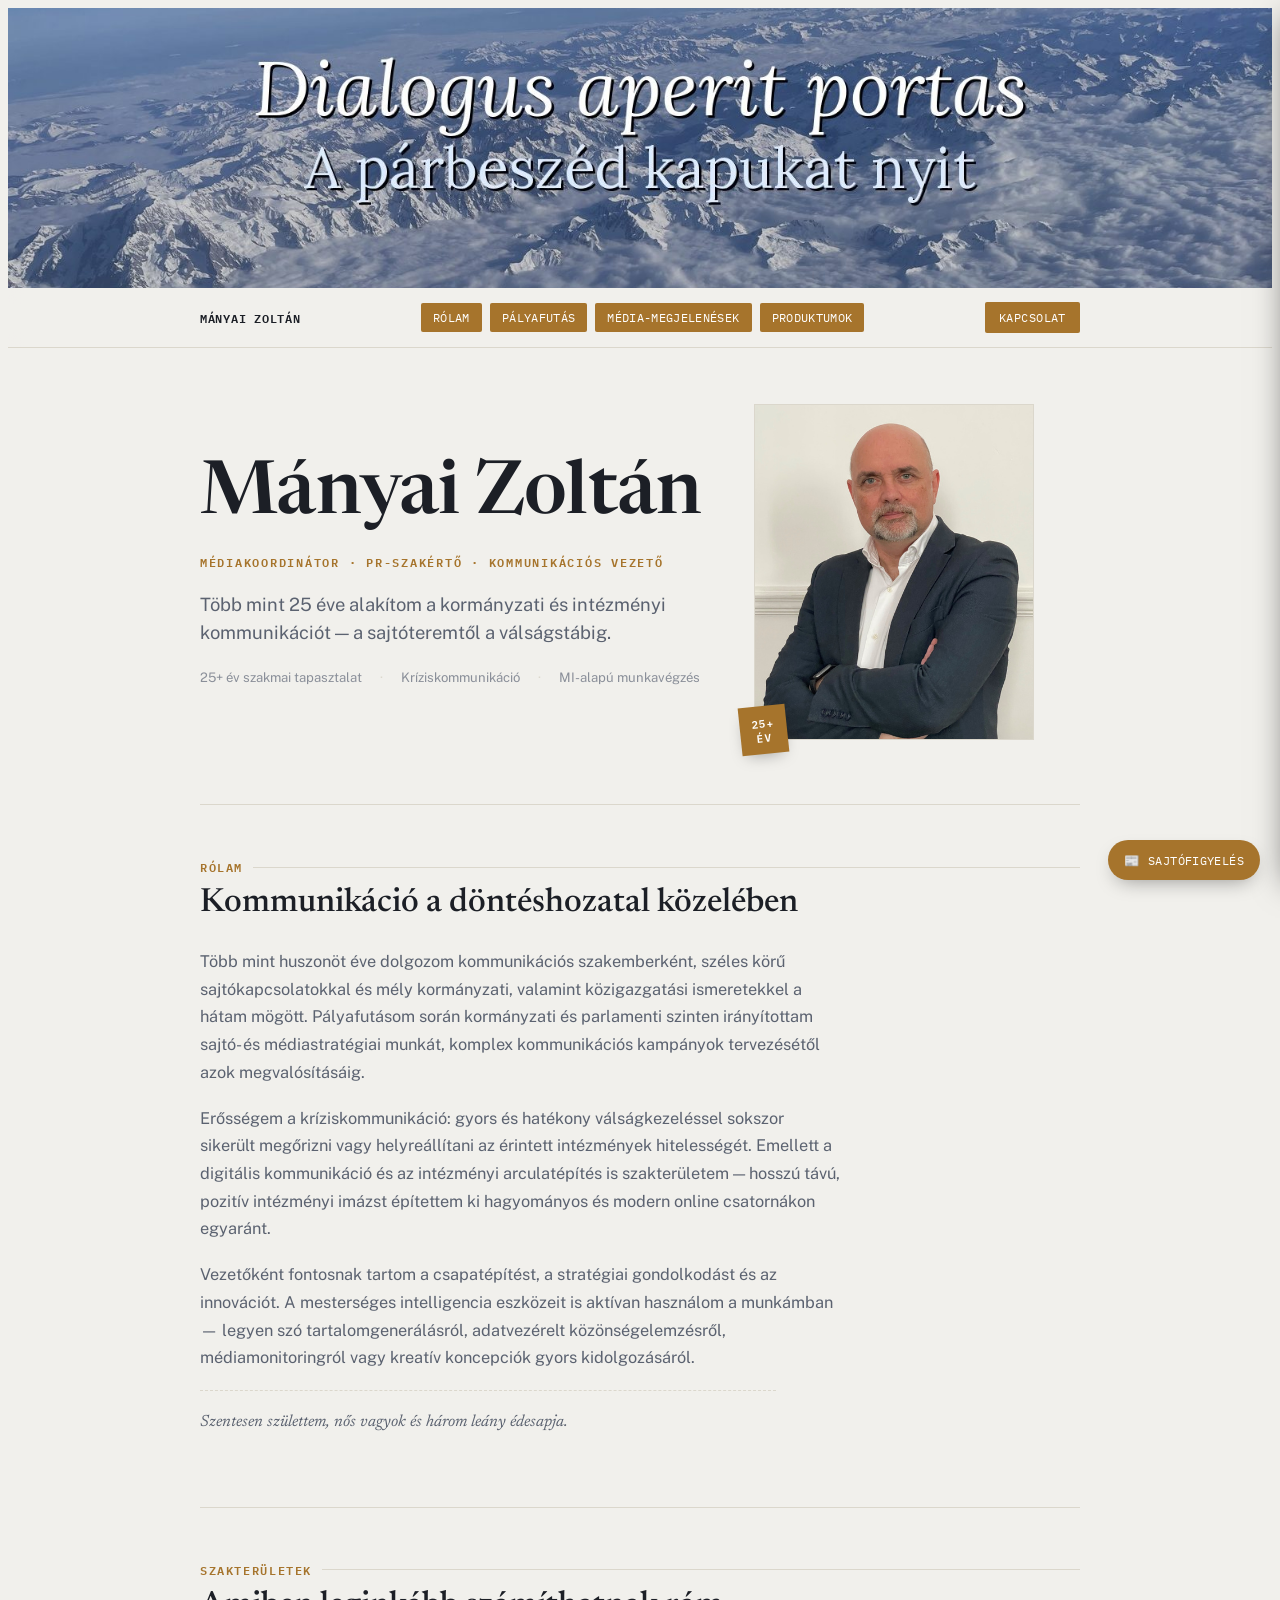
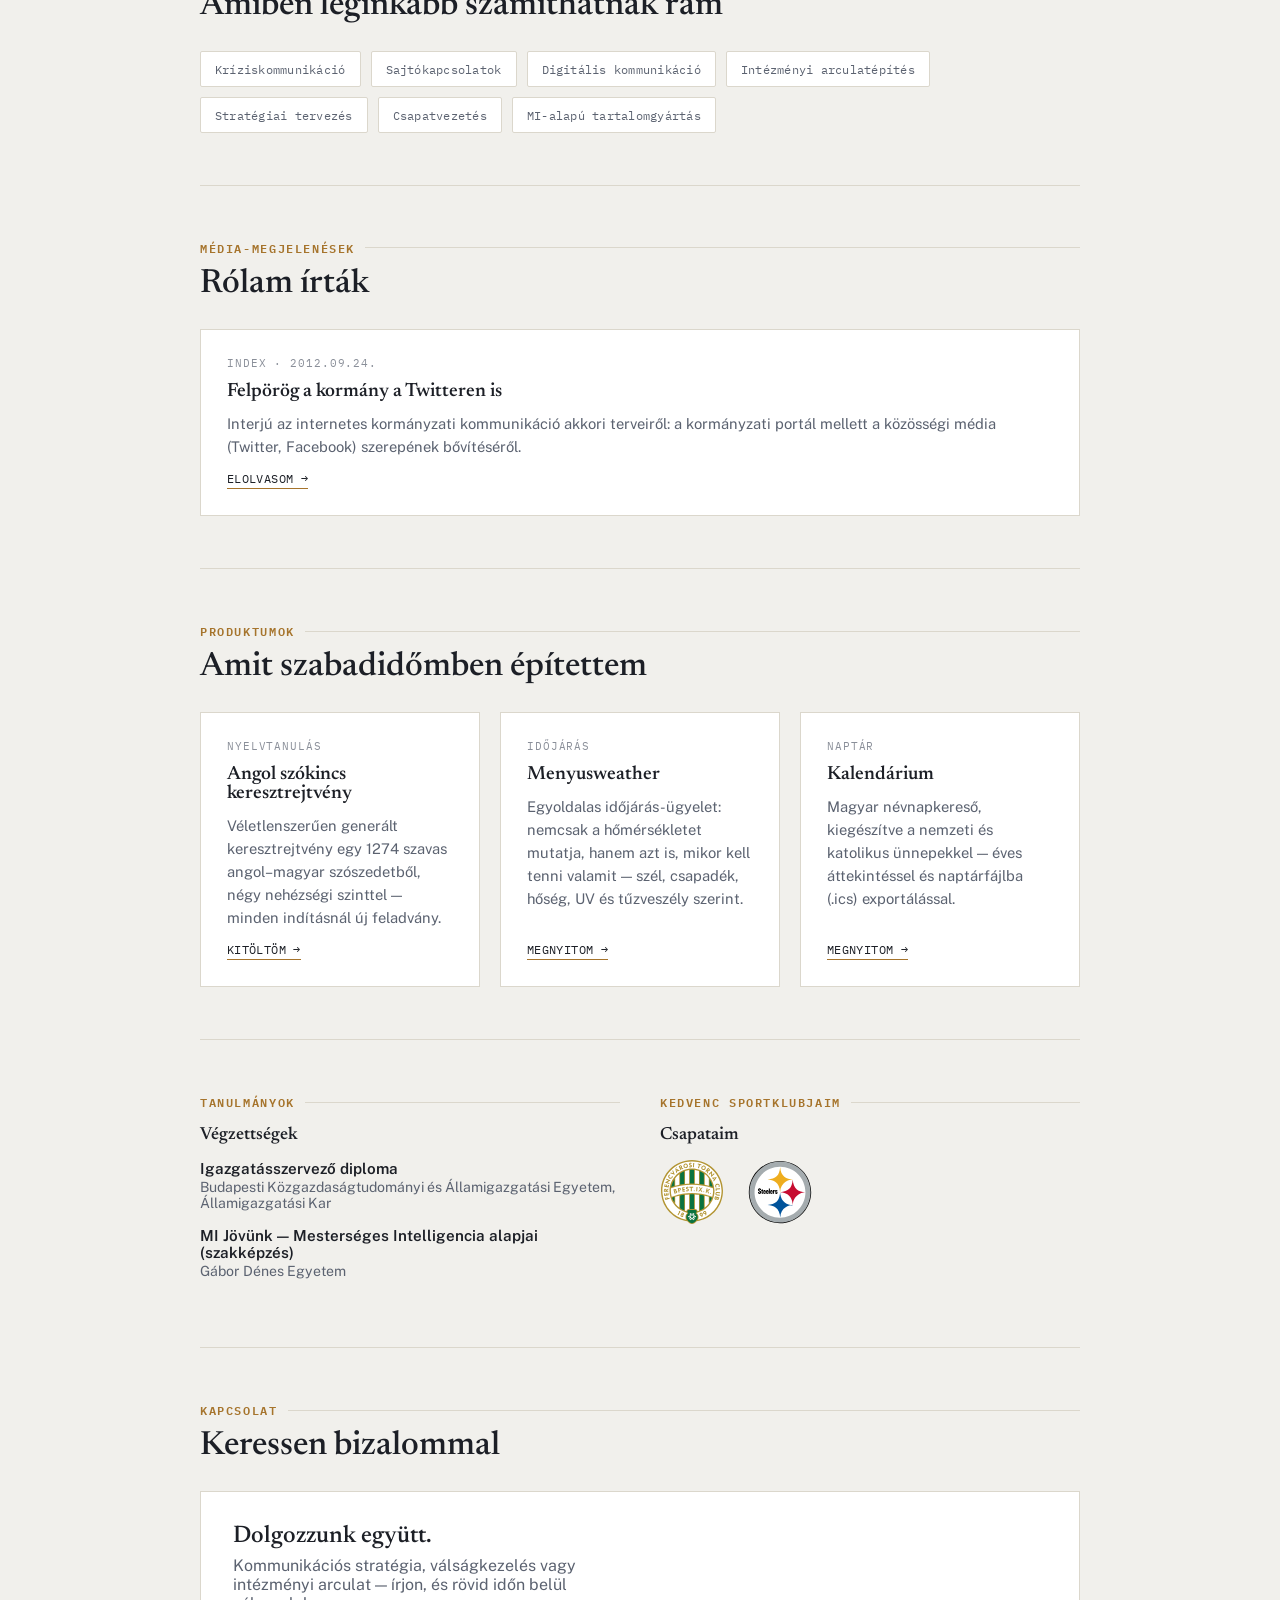
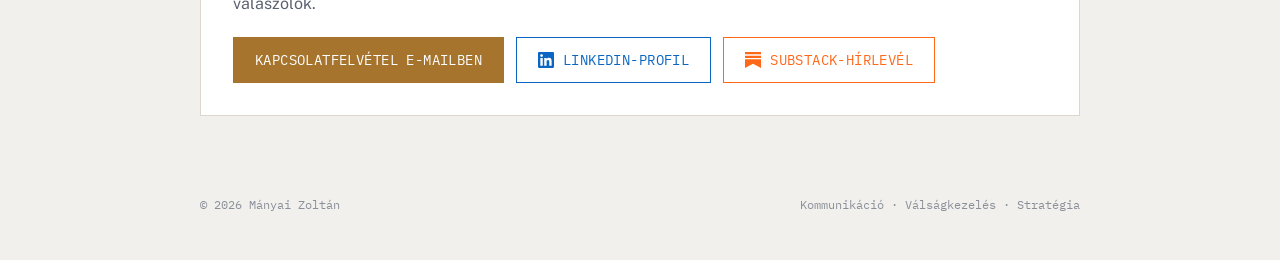
<file: index.html>
<!doctype html>
<html lang="hu">
<meta charset="utf-8">
<meta name="viewport" content="width=device-width, initial-scale=1">
<title>Mányai Zoltán – kommunikációs vezető, PR-szakértő</title>
<meta name="description" content="Mányai Zoltán kommunikációs szakértő, sajtófőnök és médiakoordinátor bemutatkozó oldala — 25+ év tapasztalat kormányzati és intézményi kommunikációban, kríziskommunikációban.">
<link rel="canonical" href="https://manyai.hu/">
<link rel="icon" type="image/png" sizes="96x96" href="favicon-96.png">
<link rel="icon" type="image/png" sizes="32x32" href="favicon-32.png">
<link rel="apple-touch-icon" href="apple-touch-icon.png">

<meta property="og:type" content="profile">
<meta property="og:site_name" content="Mányai Zoltán">
<meta property="og:locale" content="hu_HU">
<meta property="og:url" content="https://manyai.hu/">
<meta property="og:title" content="Mányai Zoltán – kommunikációs vezető, PR-szakértő">
<meta property="og:description" content="Több mint 25 éve alakítom a kormányzati és intézményi kommunikációt — a sajtóteremtől a válságstábig.">
<meta property="og:image" content="https://manyai.hu/og-image-v2.jpg">
<meta property="og:image:type" content="image/jpeg">
<meta property="og:image:width" content="1200">
<meta property="og:image:height" content="630">
<meta property="og:image:alt" content="Mányai Zoltán portréja — médiakoordinátor, PR-szakértő, kommunikációs vezető">
<meta property="profile:first_name" content="Zoltán">
<meta property="profile:last_name" content="Mányai">
<meta name="twitter:card" content="summary_large_image">

<script type="application/ld+json">
{
  "@context": "https://schema.org",
  "@type": "ProfilePage",
  "url": "https://manyai.hu/",
  "inLanguage": "hu",
  "mainEntity": {
    "@type": "Person",
    "@id": "https://manyai.hu/#person",
    "name": "Mányai Zoltán",
    "givenName": "Zoltán",
    "familyName": "Mányai",
    "url": "https://manyai.hu/",
    "image": "https://manyai.hu/photo.jpg",
    "jobTitle": ["Médiakoordinátor", "PR-szakértő", "Kommunikációs vezető"],
    "description": "Kommunikációs szakember több mint 25 év kormányzati, parlamenti és intézményi tapasztalattal, sajtófőnöki és kríziskommunikációs háttérrel.",
    "email": "mailto:zoltan.manyai@gmail.com",
    "birthPlace": { "@type": "Place", "name": "Szentes" },
    "alumniOf": [
      { "@type": "CollegeOrUniversity", "name": "Budapesti Közgazdaságtudományi és Államigazgatási Egyetem" },
      { "@type": "CollegeOrUniversity", "name": "Gábor Dénes Egyetem" }
    ],
    "knowsAbout": ["Kríziskommunikáció", "Sajtókapcsolatok", "Digitális kommunikáció", "Intézményi arculatépítés", "Stratégiai tervezés", "Csapatvezetés", "MI-alapú tartalomgyártás"],
    "knowsLanguage": "hu",
    "sameAs": ["https://www.linkedin.com/in/zolt%C3%A1n-m%C3%A1nyai-235b63340", "https://substack.com/@mnyaizoltn"]
  }
}
</script>
<link rel="stylesheet" href="style.css">

<link rel="preconnect" href="https://fonts.gstatic.com" crossorigin>
<link rel="stylesheet" href="https://fonts.googleapis.com/css2?family=Newsreader:ital,opsz,wght@0,6..72,400;0,6..72,500;0,6..72,600;1,6..72,500&family=Public+Sans:wght@400;500;600;700&family=IBM+Plex+Mono:wght@400;500;600&display=swap">

<div class="masthead">
  <img src="header.jpg" alt="Dialogus aperit portas – A párbeszéd kapukat nyit" width="1584" height="396">
</div>

<div class="topbar">
  <div class="topbar-inner">
    <span class="topbar-name">Mányai Zoltán</span>
    <nav class="topbar-nav">
      <a href="#rolam">Rólam</a>
      <a href="palyafutas/">Pályafutás</a>
      <a href="#media">Média-megjelenések</a>
      <a href="#produktumok">Produktumok</a>
    </nav>
    <a class="topbar-cta" href="mailto:zoltan.manyai@gmail.com">Kapcsolat</a>
  </div>
</div>

<div class="wrap">

  <div class="hero fade-up">
    <div>
      <h1>Mányai&nbsp;Zoltán</h1>
      <div class="hero-eyebrow">Médiakoordinátor · PR-szakértő · Kommunikációs vezető</div>
      <p class="lede">Több mint 25 éve alakítom a kormányzati és intézményi kommunikációt — a sajtóteremtől a válságstábig.</p>
      <div class="hero-meta">
        <span>25+ év szakmai tapasztalat</span>
        <span>Kríziskommunikáció</span>
        <span>MI-alapú munkavégzés</span>
      </div>
    </div>
    <div class="portrait-frame">
      <img src="photo.jpg" alt="Mányai Zoltán portréfotója" width="495" height="609">
      <div class="stamp">25+<br>év</div>
    </div>
  </div>

  <section id="rolam">
    <div class="section-head">
      <div class="eyebrow">Rólam</div>
      <h2>Kommunikáció a döntéshozatal közelében</h2>
    </div>
    <div class="about-body">
      <p>Több mint huszonöt éve dolgozom kommunikációs szakemberként, széles körű sajtókapcsolatokkal és mély kormányzati, valamint közigazgatási ismeretekkel a hátam mögött. Pályafutásom során kormányzati és parlamenti szinten irányítottam sajtó- és médiastratégiai munkát, komplex kommunikációs kampányok tervezésétől azok megvalósításáig.</p>
      <p>Erősségem a kríziskommunikáció: gyors és hatékony válságkezeléssel sokszor sikerült megőrizni vagy helyreállítani az érintett intézmények hitelességét. Emellett a digitális kommunikáció és az intézményi arculatépítés is szakterületem — hosszú távú, pozitív intézményi imázst építettem ki hagyományos és modern online csatornákon egyaránt.</p>
      <p>Vezetőként fontosnak tartom a csapatépítést, a stratégiai gondolkodást és az innovációt. A mesterséges intelligencia eszközeit is aktívan használom a munkámban — legyen szó tartalomgenerálásról, adatvezérelt közönségelemzésről, médiamonitoringról vagy kreatív koncepciók gyors kidolgozásáról.</p>
      <p class="about-note">Szentesen születtem, nős vagyok és három leány édesapja.</p>
    </div>
  </section>

  <section id="szakteruletek">
    <div class="section-head">
      <div class="eyebrow">Szakterületek</div>
      <h2>Amiben leginkább számíthatnak rám</h2>
    </div>
    <div class="chips">
      <span class="chip">Kríziskommunikáció</span>
      <span class="chip">Sajtókapcsolatok</span>
      <span class="chip">Digitális kommunikáció</span>
      <span class="chip">Intézményi arculatépítés</span>
      <span class="chip">Stratégiai tervezés</span>
      <span class="chip">Csapatvezetés</span>
      <span class="chip">MI-alapú tartalomgyártás</span>
    </div>
  </section>

  <section id="media">
    <div class="section-head">
      <div class="eyebrow">Média-megjelenések</div>
      <h2>Rólam írták</h2>
    </div>
    <div class="cards">
      <div class="pcard">
        <span class="pcard-tag">Index · 2012.09.24.</span>
        <h3>Felpörög a kormány a Twitteren is</h3>
        <p>Interjú az internetes kormányzati kommunikáció akkori terveiről: a kormányzati portál mellett a közösségi média (Twitter, Facebook) szerepének bővítéséről.</p>
        <a class="pcard-link" href="https://index.hu/belfold/2012/09/24/internetes_kormanyzati_kommunikacio/" target="_blank" rel="noopener">Elolvasom →</a>
      </div>
    </div>
  </section>

  <section id="produktumok">
    <div class="section-head">
      <div class="eyebrow">Produktumok</div>
      <h2>Amit szabadidőmben építettem</h2>
    </div>
    <div class="cards">
      <div class="pcard">
        <span class="pcard-tag">Nyelvtanulás</span>
        <h3>Angol szókincs keresztrejtvény</h3>
        <p>Véletlenszerűen generált keresztrejtvény egy 1274 szavas angol–magyar szószedetből, négy nehézségi szinttel — minden indításnál új feladvány.</p>
        <a class="pcard-link" href="https://menyuswin.github.io/angol-keresztrejtveny/" target="_blank" rel="noopener">Kitöltöm →</a>
      </div>
      <div class="pcard">
        <span class="pcard-tag">Időjárás</span>
        <h3>Menyusweather</h3>
        <p>Egyoldalas időjárás-ügyelet: nemcsak a hőmérsékletet mutatja, hanem azt is, mikor kell tenni valamit — szél, csapadék, hőség, UV és tűzveszély szerint.</p>
        <a class="pcard-link" href="https://menyuswin.github.io/Menyusweather/" target="_blank" rel="noopener">Megnyitom →</a>
      </div>
      <div class="pcard">
        <span class="pcard-tag">Naptár</span>
        <h3>Kalendárium</h3>
        <p>Magyar névnapkereső, kiegészítve a nemzeti és katolikus ünnepekkel — éves áttekintéssel és naptárfájlba (.ics) exportálással.</p>
        <a class="pcard-link" href="https://menyuswin.github.io/nevnapnaptar/" target="_blank" rel="noopener">Megnyitom →</a>
      </div>
    </div>
  </section>

  <section id="tanulmanyok">
    <div class="twocol">
      <div>
        <div class="eyebrow">Tanulmányok</div>
        <h3 style="margin-top:14px;">Végzettségek</h3>
        <div class="edu-item">
          <div class="role">Igazgatásszervező diploma</div>
          <div class="org">Budapesti Közgazdaságtudományi és Államigazgatási Egyetem, Államigazgatási Kar</div>
        </div>
        <div class="edu-item">
          <div class="role">MI Jövünk — Mesterséges Intelligencia alapjai (szakképzés)</div>
          <div class="org">Gábor Dénes Egyetem</div>
        </div>
      </div>
      <div>
        <div class="eyebrow">Kedvenc sportklubjaim</div>
        <h3 style="margin-top:14px;">Csapataim</h3>
        <div class="club-logos">
          <a class="club-logo" href="https://www.fradi.hu/" target="_blank" rel="noopener" title="Ferencvárosi TC">
            <img src="logos/fradi.svg" alt="Ferencvárosi TC logója" loading="lazy">
          </a>
          <a class="club-logo" href="https://www.steelers.com/" target="_blank" rel="noopener" title="Pittsburgh Steelers">
            <img src="logos/steelers.svg" alt="Pittsburgh Steelers logója" loading="lazy">
          </a>
        </div>
      </div>
    </div>
  </section>

  <section id="kapcsolat">
    <div class="section-head">
      <div class="eyebrow">Kapcsolat</div>
      <h2>Keressen bizalommal</h2>
    </div>
    <div class="contact-box">
      <div>
        <h2>Dolgozzunk együtt.</h2>
        <p>Kommunikációs stratégia, válságkezelés vagy intézményi arculat — írjon, és rövid időn belül válaszolok.</p>
      </div>
      <div class="contact-actions">
        <a class="btn-mail" href="mailto:zoltan.manyai@gmail.com">Kapcsolatfelvétel <span class="nowrap">e-mailben</span></a>
        <a class="btn-outline btn-linkedin" href="https://www.linkedin.com/in/zolt%C3%A1n-m%C3%A1nyai-235b63340" target="_blank" rel="noopener me">
          <svg viewBox="0 0 24 24" width="16" height="16" aria-hidden="true" focusable="false"><path fill="currentColor" d="M20.45 20.45h-3.56v-5.57c0-1.33-.02-3.04-1.85-3.04-1.85 0-2.14 1.45-2.14 2.94v5.67H9.35V9h3.41v1.56h.05c.48-.9 1.64-1.85 3.37-1.85 3.6 0 4.27 2.37 4.27 5.46v6.28zM5.34 7.43a2.06 2.06 0 1 1 0-4.13 2.06 2.06 0 0 1 0 4.13zM7.12 20.45H3.56V9h3.56v11.45zM22.22 0H1.77C.79 0 0 .77 0 1.73v20.54C0 23.23.79 24 1.77 24h20.45c.98 0 1.78-.77 1.78-1.73V1.73C24 .77 23.2 0 22.22 0z"/></svg>
          LinkedIn-profil
        </a>
        <a class="btn-outline btn-substack" href="https://mnyaizoltn.substack.com" target="_blank" rel="noopener me">
          <svg viewBox="0 0 24 24" width="16" height="16" aria-hidden="true" focusable="false"><path fill="currentColor" d="M0 0h24v3.5H0V0zm0 5.5h24V9H0V5.5zM0 11h24v13l-12-6.5L0 24V11z"/></svg>
          Substack-hírlevél
        </a>
      </div>
    </div>
  </section>

  <footer>
    <span>© 2026 Mányai Zoltán</span>
    <span>Kommunikáció · Válságkezelés · Stratégia</span>
  </footer>

</div>

<button class="press-toggle" id="pressToggle" aria-label="Sajtófigyelés megnyitása">📰 <span class="ptxt">Sajtófigyelés</span></button>
<div class="press-overlay" id="pressOverlay"></div>
<aside class="press-widget" id="pressWidget" aria-label="Sajtófigyelés">
  <div class="press-head">
    <div>
      <h2>📰 Sajtófigyelés</h2>
      <div class="press-updated" id="pressUpdated">Frissítés…</div>
    </div>
    <div style="display:flex; gap:4px;">
      <button class="press-refresh" id="pressRefresh" aria-label="Frissítés" title="Frissítés">⟳</button>
      <button class="press-close" id="pressClose" aria-label="Bezárás" title="Bezárás">✕</button>
    </div>
  </div>
  <div class="press-body" id="pressBody">
    <div class="press-status">Hírek betöltése…</div>
  </div>
</aside>

<script>
(function(){
  var SOURCES = [
    { name:'Index',     url:'https://index.hu/24ora/rss/',         color:'#2F6FED' },
    { name:'Telex',     url:'https://telex.hu/rss',                color:'#1FA97A' },
    { name:'HVG',       url:'https://hvg.hu/rss',                  color:'#E08A2C' },
    { name:'444',       url:'https://444.hu/feed',                 color:'#8B5CF6' },
    { name:'24.hu',     url:'https://24.hu/feed/',                 color:'#D6B92C' },
    { name:'Portfolio', url:'https://www.portfolio.hu/rss/all.xml',color:'#2FA6E0' }
  ];
  var ITEMS_PER_SOURCE = 4;
  var CACHE_KEY = 'pressWidgetCache_v1';
  var CACHE_TTL_MS = 30 * 60 * 1000;

  var toggle     = document.getElementById('pressToggle');
  var overlay    = document.getElementById('pressOverlay');
  var widget     = document.getElementById('pressWidget');
  var closeBtn   = document.getElementById('pressClose');
  var refreshBtn = document.getElementById('pressRefresh');
  var body       = document.getElementById('pressBody');
  var updatedEl  = document.getElementById('pressUpdated');

  function openWidget(){ widget.classList.add('open'); overlay.classList.add('open'); }
  function closeWidget(){ widget.classList.remove('open'); overlay.classList.remove('open'); }

  if(toggle) toggle.addEventListener('click', openWidget);
  if(closeBtn) closeBtn.addEventListener('click', closeWidget);
  if(overlay) overlay.addEventListener('click', closeWidget);
  if(refreshBtn) refreshBtn.addEventListener('click', function(){ loadPress(true); });

  function readCache(){
    try{
      var raw = localStorage.getItem(CACHE_KEY);
      if(!raw) return null;
      var parsed = JSON.parse(raw);
      if(!parsed || !parsed.ts || !parsed.data) return null;
      if(Date.now() - parsed.ts > CACHE_TTL_MS) return null;
      return parsed;
    }catch(e){ return null; }
  }
  function writeCache(data){
    try{ localStorage.setItem(CACHE_KEY, JSON.stringify({ ts: Date.now(), data: data })); }catch(e){}
  }

  function formatTime(ts){
    var d = new Date(ts);
    return d.toLocaleString('hu-HU', { month:'2-digit', day:'2-digit', hour:'2-digit', minute:'2-digit' });
  }

  function escapeHtml(str){
    return String(str).replace(/[&<>"']/g, function(c){
      return {'&':'&amp;','<':'&lt;','>':'&gt;','"':'&quot;',"'":'&#39;'}[c];
    });
  }

  function render(dataBySource, ts){
    updatedEl.textContent = 'Frissítve: ' + formatTime(ts);
    var html = '';
    SOURCES.forEach(function(src){
      var items = dataBySource[src.name];
      html += '<div class="press-source">';
      html += '<div class="press-source-name"><span class="press-dot" style="background:' + src.color + '"></span>' + escapeHtml(src.name) + '</div>';
      if(items && items.length){
        items.slice(0, ITEMS_PER_SOURCE).forEach(function(item){
          html += '<a class="press-item" href="' + item.link + '" target="_blank" rel="noopener">' + escapeHtml(item.title) + '</a>';
        });
      } else {
        html += '<div class="press-status">Jelenleg nem elérhető.</div>';
      }
      html += '</div>';
    });
    body.innerHTML = html;
  }

  function fetchSource(src){
    var endpoint = 'https://api.rss2json.com/v1/api.json?rss_url=' + encodeURIComponent(src.url);
    return fetch(endpoint).then(function(res){
      if(!res.ok) throw new Error('HTTP ' + res.status);
      return res.json();
    }).then(function(json){
      if(json.status !== 'ok') throw new Error('rss2json error');
      return json.items.map(function(it){ return { title: it.title, link: it.link }; });
    });
  }

  function loadPress(force){
    if(!force){
      var cached = readCache();
      if(cached){ render(cached.data, cached.ts); return; }
    }
    body.innerHTML = '<div class="press-status">Hírek betöltése…</div>';
    var results = {};
    var jobs = SOURCES.map(function(src){
      return fetchSource(src).then(function(items){ results[src.name] = items; })
        .catch(function(){ results[src.name] = null; });
    });
    Promise.all(jobs).then(function(){
      var now = Date.now();
      writeCache(results);
      render(results, now);
    });
  }

  loadPress(false);
})();
</script>
</file>
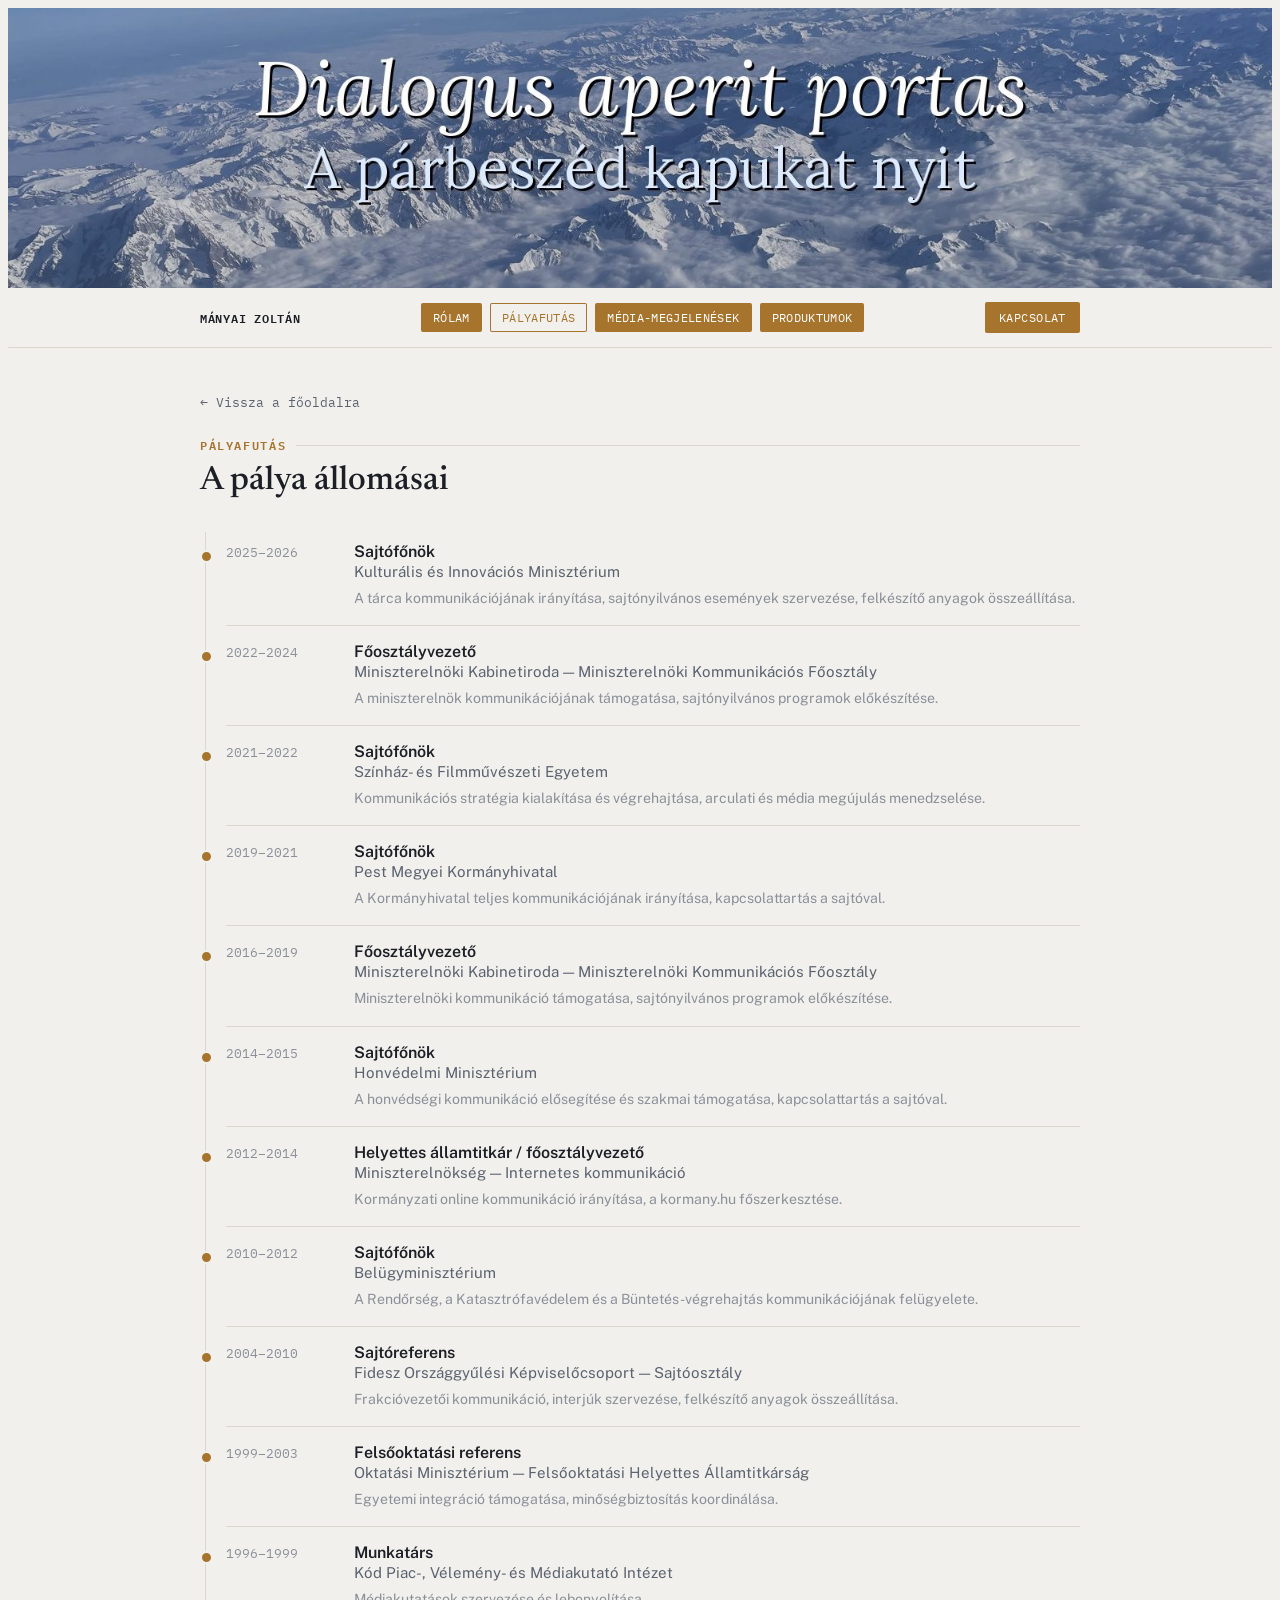
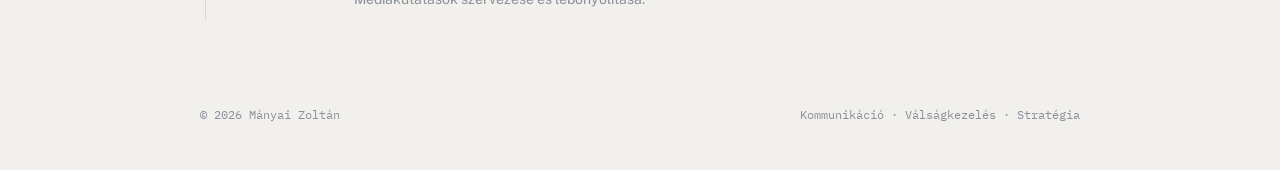
<file: palyafutas/index.html>
<!doctype html>
<html lang="hu">
<meta charset="utf-8">
<meta name="viewport" content="width=device-width, initial-scale=1">
<title>Pályafutás — Mányai Zoltán</title>
<meta name="description" content="Mányai Zoltán szakmai pályafutása: 1996 óta kormányzati, parlamenti és intézményi kommunikációs vezetői és sajtófőnöki pozíciók, a pálya összes állomásával.">
<link rel="canonical" href="https://manyai.hu/palyafutas/">
<link rel="icon" type="image/png" sizes="96x96" href="../favicon-96.png">
<link rel="icon" type="image/png" sizes="32x32" href="../favicon-32.png">
<link rel="apple-touch-icon" href="../apple-touch-icon.png">

<meta property="og:type" content="website">
<meta property="og:site_name" content="Mányai Zoltán">
<meta property="og:locale" content="hu_HU">
<meta property="og:url" content="https://manyai.hu/palyafutas/">
<meta property="og:title" content="Pályafutás — Mányai Zoltán">
<meta property="og:description" content="1996 óta kormányzati, parlamenti és intézményi kommunikációs vezetői és sajtófőnöki pozíciók — a pálya összes állomása.">
<meta property="og:image" content="https://manyai.hu/og-image-v2.jpg">
<meta property="og:image:type" content="image/jpeg">
<meta property="og:image:width" content="1200">
<meta property="og:image:height" content="630">
<meta property="og:image:alt" content="Mányai Zoltán portréja — médiakoordinátor, PR-szakértő, kommunikációs vezető">
<meta name="twitter:card" content="summary_large_image">

<script type="application/ld+json">
{
  "@context": "https://schema.org",
  "@type": "WebPage",
  "url": "https://manyai.hu/palyafutas/",
  "name": "Pályafutás — Mányai Zoltán",
  "inLanguage": "hu",
  "about": { "@id": "https://manyai.hu/#person" },
  "breadcrumb": {
    "@type": "BreadcrumbList",
    "itemListElement": [
      { "@type": "ListItem", "position": 1, "name": "Mányai Zoltán", "item": "https://manyai.hu/" },
      { "@type": "ListItem", "position": 2, "name": "Pályafutás", "item": "https://manyai.hu/palyafutas/" }
    ]
  }
}
</script>
<link rel="stylesheet" href="../style.css">

<link rel="preconnect" href="https://fonts.gstatic.com" crossorigin>
<link rel="stylesheet" href="https://fonts.googleapis.com/css2?family=Newsreader:ital,opsz,wght@0,6..72,400;0,6..72,500;0,6..72,600;1,6..72,500&family=Public+Sans:wght@400;500;600;700&family=IBM+Plex+Mono:wght@400;500;600&display=swap">

<div class="masthead">
  <img src="../header.jpg" alt="Dialogus aperit portas – A párbeszéd kapukat nyit" width="1584" height="396">
</div>

<div class="topbar">
  <div class="topbar-inner">
    <span class="topbar-name">Mányai Zoltán</span>
    <nav class="topbar-nav">
      <a href="../#rolam">Rólam</a>
      <a href="./" aria-current="page">Pályafutás</a>
      <a href="../#media">Média-megjelenések</a>
      <a href="../#produktumok">Produktumok</a>
    </nav>
    <a class="topbar-cta" href="mailto:zoltan.manyai@gmail.com">Kapcsolat</a>
  </div>
</div>

<div class="wrap">

  <section style="border-top:none; padding-top:44px;">
    <p style="margin:0 0 24px;"><a href="../" style="font-family:'IBM Plex Mono', monospace; font-size:0.82rem; text-decoration:none; color:var(--ink-soft);">← Vissza a főoldalra</a></p>
    <div class="section-head">
      <div class="eyebrow">Pályafutás</div>
      <h2>A pálya állomásai</h2>
    </div>
    <div class="timeline">

      <div class="tl-item">
        <div class="tl-years mono">2025–2026</div>
        <div>
          <div class="tl-role">Sajtófőnök</div>
          <div class="tl-org">Kulturális és Innovációs Minisztérium</div>
          <div class="tl-note">A tárca kommunikációjának irányítása, sajtónyilvános események szervezése, felkészítő anyagok összeállítása.</div>
        </div>
      </div>

      <div class="tl-item">
        <div class="tl-years mono">2022–2024</div>
        <div>
          <div class="tl-role">Főosztályvezető</div>
          <div class="tl-org">Miniszterelnöki Kabinetiroda — Miniszterelnöki Kommunikációs Főosztály</div>
          <div class="tl-note">A miniszterelnök kommunikációjának támogatása, sajtónyilvános programok előkészítése.</div>
        </div>
      </div>

      <div class="tl-item">
        <div class="tl-years mono">2021–2022</div>
        <div>
          <div class="tl-role">Sajtófőnök</div>
          <div class="tl-org">Színház- és Filmművészeti Egyetem</div>
          <div class="tl-note">Kommunikációs stratégia kialakítása és végrehajtása, arculati és média megújulás menedzselése.</div>
        </div>
      </div>

      <div class="tl-item">
        <div class="tl-years mono">2019–2021</div>
        <div>
          <div class="tl-role">Sajtófőnök</div>
          <div class="tl-org">Pest Megyei Kormányhivatal</div>
          <div class="tl-note">A Kormányhivatal teljes kommunikációjának irányítása, kapcsolattartás a sajtóval.</div>
        </div>
      </div>

      <div class="tl-item">
        <div class="tl-years mono">2016–2019</div>
        <div>
          <div class="tl-role">Főosztályvezető</div>
          <div class="tl-org">Miniszterelnöki Kabinetiroda — Miniszterelnöki Kommunikációs Főosztály</div>
          <div class="tl-note">Miniszterelnöki kommunikáció támogatása, sajtónyilvános programok előkészítése.</div>
        </div>
      </div>

      <div class="tl-item">
        <div class="tl-years mono">2014–2015</div>
        <div>
          <div class="tl-role">Sajtófőnök</div>
          <div class="tl-org">Honvédelmi Minisztérium</div>
          <div class="tl-note">A honvédségi kommunikáció elősegítése és szakmai támogatása, kapcsolattartás a sajtóval.</div>
        </div>
      </div>

      <div class="tl-item">
        <div class="tl-years mono">2012–2014</div>
        <div>
          <div class="tl-role">Helyettes államtitkár / főosztályvezető</div>
          <div class="tl-org">Miniszterelnökség — Internetes kommunikáció</div>
          <div class="tl-note">Kormányzati online kommunikáció irányítása, a kormany.hu főszerkesztése.</div>
        </div>
      </div>

      <div class="tl-item">
        <div class="tl-years mono">2010–2012</div>
        <div>
          <div class="tl-role">Sajtófőnök</div>
          <div class="tl-org">Belügyminisztérium</div>
          <div class="tl-note">A Rendőrség, a Katasztrófavédelem és a Büntetés-végrehajtás kommunikációjának felügyelete.</div>
        </div>
      </div>

      <div class="tl-item">
        <div class="tl-years mono">2004–2010</div>
        <div>
          <div class="tl-role">Sajtóreferens</div>
          <div class="tl-org">Fidesz Országgyűlési Képviselőcsoport — Sajtóosztály</div>
          <div class="tl-note">Frakcióvezetői kommunikáció, interjúk szervezése, felkészítő anyagok összeállítása.</div>
        </div>
      </div>

      <div class="tl-item">
        <div class="tl-years mono">1999–2003</div>
        <div>
          <div class="tl-role">Felsőoktatási referens</div>
          <div class="tl-org">Oktatási Minisztérium — Felsőoktatási Helyettes Államtitkárság</div>
          <div class="tl-note">Egyetemi integráció támogatása, minőségbiztosítás koordinálása.</div>
        </div>
      </div>

      <div class="tl-item">
        <div class="tl-years mono">1996–1999</div>
        <div>
          <div class="tl-role">Munkatárs</div>
          <div class="tl-org">Kód Piac-, Vélemény- és Médiakutató Intézet</div>
          <div class="tl-note">Médiakutatások szervezése és lebonyolítása.</div>
        </div>
      </div>

    </div>
  </section>

  <footer>
    <span>© 2026 Mányai Zoltán</span>
    <span>Kommunikáció · Válságkezelés · Stratégia</span>
  </footer>

</div>
</file>
<file: style.css>
:root{
    --bg:#F1F0EC;
    --surface:#FFFFFF;
    --surface-soft:#E7E4DB;
    --ink:#1C1F26;
    --ink-soft:#5B6270;
    --ink-faint:#8A8F99;
    --accent:#A6742C;
    --accent-ink:#FFFFFF;
    --line:#DBD7CC;
    --focus:#1C1F26;
    --substack:#FF6719;
    --substack-ink:#FFFFFF;
    --linkedin:#0A66C2;
    --linkedin-ink:#FFFFFF;
  }
  @media (prefers-color-scheme: dark){
    :root:not([data-theme="light"]){
      --bg:#14161B;
      --surface:#1B1E24;
      --surface-soft:#20232A;
      --ink:#ECE9E1;
      --ink-soft:#9BA0AC;
      --ink-faint:#6E7480;
      --accent:#D6A34C;
      --accent-ink:#14161B;
      --line:#2B2E35;
      --focus:#ECE9E1;
    }
  }
  :root[data-theme="dark"]{
    --bg:#14161B;
    --surface:#1B1E24;
    --surface-soft:#20232A;
    --ink:#ECE9E1;
    --ink-soft:#9BA0AC;
    --ink-faint:#6E7480;
    --accent:#D6A34C;
    --accent-ink:#14161B;
    --line:#2B2E35;
    --focus:#ECE9E1;
  }

  *{box-sizing:border-box;}
  body{
    background:var(--bg);
    color:var(--ink);
    font-family:'Public Sans', -apple-system, BlinkMacSystemFont, 'Segoe UI', sans-serif;
    padding-inline:0;
  }
  .wrap{
    max-width:920px;
    margin-inline:auto;
    padding-inline:20px;
  }
  a{color:inherit;}
  h1,h2,h3{font-family:'Newsreader', Georgia, 'Times New Roman', serif; text-wrap:balance; margin:0;}
  .eyebrow{
    font-family:'IBM Plex Mono', 'Courier New', monospace;
    font-size:0.72rem;
    letter-spacing:0.14em;
    text-transform:uppercase;
    color:var(--accent);
    font-weight:600;
    display:flex;
    align-items:center;
    gap:10px;
  }
  .eyebrow::after{
    content:"";
    height:1px;
    flex:1 1 auto;
    background:var(--line);
  }
  .mono{font-family:'IBM Plex Mono', 'Courier New', monospace; font-variant-numeric:tabular-nums;}

  /* masthead */
  .masthead{
    width:100%;
    aspect-ratio:1584/396;
    max-height:280px;
    overflow:hidden;
    background:var(--surface-soft);
  }
  .masthead img{
    width:100%;
    height:100%;
    object-fit:cover;
    object-position:center;
    display:block;
  }
  @media (max-width:560px){
    .masthead{max-height:170px;}
  }

  /* top bar */
  section[id]{scroll-margin-top:24px;}
  @media (max-width:720px){ section[id]{scroll-margin-top:96px;} }
  .topbar{
    position:sticky;
    top:env(safe-area-inset-top, 0px);
    z-index:20;
    background:color-mix(in srgb, var(--bg) 88%, transparent);
    backdrop-filter:blur(8px);
    border-bottom:1px solid var(--line);
  }
  .topbar-inner{
    max-width:920px;
    margin-inline:auto;
    padding:14px 20px;
    display:flex;
    align-items:center;
    justify-content:space-between;
    gap:16px;
  }
  .topbar-name{
    font-family:'IBM Plex Mono', monospace;
    font-size:0.78rem;
    letter-spacing:0.06em;
    text-transform:uppercase;
    font-weight:600;
  }
  .topbar-nav{display:flex; gap:8px; flex-wrap:wrap;}
  .topbar-nav a{
    font-family:'IBM Plex Mono', monospace;
    font-size:0.72rem;
    letter-spacing:0.03em;
    text-transform:uppercase;
    text-decoration:none;
    color:var(--accent-ink);
    background:var(--accent);
    border-radius:2px;
    padding:7px 12px;
    transition:filter .15s ease;
  }
  .topbar-nav a:hover, .topbar-nav a:focus-visible{ filter:brightness(1.08); }
  .topbar-nav a[aria-current="page"]{
    background:transparent; color:var(--accent);
    box-shadow:inset 0 0 0 1px var(--accent);
  }
  .topbar-cta{
    font-family:'IBM Plex Mono', monospace;
    font-size:0.75rem;
    letter-spacing:0.04em;
    text-transform:uppercase;
    text-decoration:none;
    color:var(--accent-ink);
    background:var(--accent);
    padding:8px 14px;
    border-radius:2px;
    white-space:nowrap;
  }
  .topbar-cta:hover, .topbar-cta:focus-visible{filter:brightness(1.08);}

  /* hero */
  .hero{
    padding-block:56px 64px;
    display:grid;
    grid-template-columns:1.3fr 0.9fr;
    gap:40px;
    align-items:center;
  }
  .hero-eyebrow{
    font-family:'IBM Plex Mono', monospace;
    font-size:0.78rem;
    letter-spacing:0.14em;
    text-transform:uppercase;
    color:var(--accent);
    font-weight:600;
    margin-bottom:18px;
  }
  .hero h1{
    font-size:clamp(2.6rem, 5.2vw + 1rem, 4.6rem);
    font-weight:560;
    line-height:1.02;
    letter-spacing:-0.01em;
    margin-bottom:18px;
  }
  .hero p.lede{
    font-size:1.15rem;
    line-height:1.55;
    color:var(--ink-soft);
    max-width:46ch;
    margin-bottom:22px;
  }
  .hero-meta{
    display:flex;
    flex-wrap:wrap;
    gap:8px 18px;
    font-size:0.82rem;
    color:var(--ink-faint);
  }
  .hero-meta span{display:flex; align-items:center; gap:8px;}
  .hero-meta span:not(:last-child)::after{
    content:"·";
    color:var(--line);
    margin-left:10px;
  }

  .portrait-frame{
    position:relative;
    width:100%;
    max-width:280px;
    margin-inline:auto;
  }
  .portrait-frame img{
    width:100%;
    height:auto;
    aspect-ratio:5/6;
    object-fit:cover;
    display:block;
    border:1px solid var(--line);
    background:var(--surface-soft);
  }
  .stamp{
    position:absolute;
    bottom:-14px;
    left:-14px;
    background:var(--accent);
    color:var(--accent-ink);
    font-family:'IBM Plex Mono', monospace;
    font-size:0.68rem;
    line-height:1.3;
    letter-spacing:0.05em;
    text-transform:uppercase;
    font-weight:600;
    padding:10px 12px;
    transform:rotate(-6deg);
    box-shadow:0 6px 16px -6px rgba(0,0,0,0.35);
    text-align:center;
  }

  section{padding-block:52px; border-top:1px solid var(--line);}
  .section-head{margin-bottom:28px;}
  .section-head h2{
    font-size:clamp(1.6rem, 2.6vw, 2.1rem);
    font-weight:520;
    margin-top:10px;
  }

  .about-body p{
    font-size:1.02rem;
    line-height:1.7;
    color:var(--ink-soft);
    max-width:64ch;
    margin:0 0 18px;
  }
  .about-note{
    margin-top:22px;
    padding-top:18px;
    border-top:1px dashed var(--line);
    font-family:'Newsreader', serif;
    font-style:italic;
    color:var(--ink-faint);
    font-size:0.98rem;
    max-width:64ch;
  }

  /* timeline */
  .timeline{
    position:relative;
    padding-left:26px;
  }
  .timeline::before{
    content:"";
    position:absolute;
    left:5px; top:6px; bottom:6px;
    width:1px;
    background:var(--line);
  }
  .tl-item{
    position:relative;
    display:grid;
    grid-template-columns:110px 1fr;
    gap:18px;
    padding-block:16px;
  }
  .tl-item:not(:last-child){border-bottom:1px solid var(--line);}
  .tl-item::before{
    content:"";
    position:absolute;
    left:-26px; top:24px;
    width:9px; height:9px;
    border-radius:50%;
    background:var(--accent);
    border:2px solid var(--bg);
  }
  .tl-years{
    font-size:0.82rem;
    color:var(--ink-faint);
    padding-top:2px;
  }
  .tl-role{font-weight:600; font-size:1rem;}
  .tl-org{color:var(--ink-soft); font-size:0.94rem; margin-top:2px;}
  .tl-note{color:var(--ink-faint); font-size:0.88rem; margin-top:8px; line-height:1.5;}

  /* chips */
  .chips{display:flex; flex-wrap:wrap; gap:10px;}
  .chip{
    font-family:'IBM Plex Mono', monospace;
    font-size:0.78rem;
    letter-spacing:0.02em;
    padding:9px 14px;
    border:1px solid var(--line);
    border-radius:2px;
    color:var(--ink-soft);
    background:var(--surface);
  }

  /* two col */
  .twocol{
    display:grid;
    grid-template-columns:1fr 1fr;
    gap:40px;
  }
  .twocol h3{
    font-size:1.1rem;
    font-weight:560;
    margin-bottom:16px;
  }
  .edu-item{margin-bottom:16px;}
  .edu-item .role{font-weight:600; font-size:0.95rem;}
  .edu-item .org{color:var(--ink-soft); font-size:0.88rem; margin-top:2px;}

  .lang-row{display:flex; align-items:center; justify-content:space-between; gap:12px; padding-block:10px; border-bottom:1px solid var(--line);}
  .lang-row:last-child{border-bottom:none;}
  .lang-name{font-size:0.95rem;}
  .lang-level{font-size:0.78rem; color:var(--ink-faint); font-family:'IBM Plex Mono', monospace;}

  .club-logos{display:flex; flex-wrap:wrap; align-items:center; gap:24px;}
  .club-logo{display:flex; align-items:center; justify-content:center; width:64px; height:64px; transition:transform 0.15s ease, opacity 0.15s ease;}
  .club-logo img{width:100%; height:100%; object-fit:contain;}
  .club-logo:hover{transform:translateY(-3px); opacity:0.85;}

  /* products */
  .cards{
    display:grid;
    grid-template-columns:repeat(auto-fit, minmax(230px, 1fr));
    gap:20px;
  }
  .pcard{
    background:var(--surface);
    border:1px solid var(--line);
    padding:26px;
    display:flex;
    flex-direction:column;
    gap:12px;
  }
  .pcard-tag{
    font-family:'IBM Plex Mono', monospace;
    font-size:0.7rem;
    letter-spacing:0.08em;
    text-transform:uppercase;
    color:var(--ink-faint);
  }
  .pcard h3{font-size:1.2rem; font-weight:560;}
  .pcard p{color:var(--ink-soft); font-size:0.92rem; line-height:1.55; margin:0; flex:1;}
  .pcard-link{
    align-self:flex-start;
    font-family:'IBM Plex Mono', monospace;
    font-size:0.78rem;
    letter-spacing:0.03em;
    text-transform:uppercase;
    text-decoration:none;
    color:var(--ink);
    border-bottom:1px solid var(--accent);
    padding-bottom:2px;
  }
  .pcard-link:hover, .pcard-link:focus-visible{color:var(--accent);}

  /* contact */
  .contact-box{
    display:flex;
    flex-wrap:wrap;
    align-items:center;
    justify-content:space-between;
    gap:24px;
    background:var(--surface);
    border:1px solid var(--line);
    padding:32px;
  }
  .contact-box h2{font-size:1.5rem; font-weight:540; margin-bottom:8px;}
  .contact-box p{color:var(--ink-soft); max-width:42ch; margin:0;}
  .btn-mail{
    font-family:'IBM Plex Mono', monospace;
    font-size:0.85rem;
    letter-spacing:0.03em;
    text-transform:uppercase;
    text-decoration:none;
    color:var(--accent-ink);
    background:var(--accent);
    padding:14px 22px;
    white-space:nowrap;
  }
  .btn-mail:hover, .btn-mail:focus-visible{filter:brightness(1.08);}
  .contact-actions{display:flex; flex-wrap:wrap; gap:12px;}
  .nowrap{white-space:nowrap;}
  .btn-outline{
    display:inline-flex;
    align-items:center;
    gap:9px;
    font-family:'IBM Plex Mono', monospace;
    font-size:0.85rem;
    letter-spacing:0.03em;
    text-transform:uppercase;
    text-decoration:none;
    color:var(--accent);
    border:1px solid var(--accent);
    padding:13px 21px;
    white-space:nowrap;
    transition:background .15s ease, color .15s ease;
  }
  .btn-outline:hover, .btn-outline:focus-visible{background:var(--accent); color:var(--accent-ink);}
  .btn-linkedin{color:var(--linkedin); border-color:var(--linkedin);}
  .btn-linkedin:hover, .btn-linkedin:focus-visible{background:var(--linkedin); color:var(--linkedin-ink);}
  .btn-substack{color:var(--substack); border-color:var(--substack);}
  .btn-substack:hover, .btn-substack:focus-visible{background:var(--substack); color:var(--substack-ink);}

  footer{
    padding-block:28px 40px;
    display:flex;
    justify-content:space-between;
    flex-wrap:wrap;
    gap:10px;
    font-size:0.78rem;
    color:var(--ink-faint);
    font-family:'IBM Plex Mono', monospace;
  }

  a:focus-visible, button:focus-visible{
    outline:2px solid var(--focus);
    outline-offset:2px;
  }

  @media (max-width: 720px){
    .hero{grid-template-columns:1fr; padding-block:36px 44px;}
    .hero > div:first-child{order:2;}
    .portrait-frame{order:1; max-width:220px; margin-bottom:12px;}
    .topbar-inner{flex-wrap:wrap; padding:10px 16px; gap:10px 16px;}
    .topbar-nav{
      order:3; width:100%;
      display:grid; grid-template-columns:1fr 1fr; gap:6px;
    }
    .topbar-nav a{white-space:nowrap; text-align:center; padding:9px 6px;}
    @media (max-width:380px){ .topbar-nav a{letter-spacing:0; font-size:0.66rem; padding-inline:4px;} }
    .twocol{grid-template-columns:1fr; gap:32px;}
    .tl-item{grid-template-columns:1fr; gap:4px;}
    .timeline{padding-left:20px;}
    .tl-item::before{left:-20px;}
    .contact-box{flex-direction:column; align-items:flex-start;}
    .btn-mail{white-space:normal; text-align:center;}
    .contact-actions{flex-direction:column; align-self:stretch;}
    .btn-outline{justify-content:center;}
  }

  @media (prefers-reduced-motion: no-preference){
    .fade-up{animation:fadeUp .6s ease both;}
    @keyframes fadeUp{from{opacity:0; transform:translateY(8px);} to{opacity:1; transform:none;}}
  }

  /* press widget */
  .press-toggle{
    position:fixed;
    right:20px;
    bottom:20px;
    z-index:40;
    display:none;
    align-items:center;
    gap:8px;
    font-family:'IBM Plex Mono', monospace;
    font-size:0.78rem;
    letter-spacing:0.03em;
    text-transform:uppercase;
    color:var(--accent-ink);
    background:var(--accent);
    border:none;
    padding:12px 16px;
    border-radius:999px;
    box-shadow:0 8px 20px -8px rgba(0,0,0,0.4);
    cursor:pointer;
  }
  .press-overlay{
    position:fixed;
    inset:0;
    background:rgba(0,0,0,0.35);
    z-index:38;
    opacity:0;
    pointer-events:none;
    transition:opacity .25s ease;
  }
  .press-overlay.open{opacity:1; pointer-events:auto;}

  .press-widget{
    position:fixed;
    top:0;
    right:0;
    bottom:0;
    width:min(360px, 86vw);
    background:var(--surface);
    border-left:1px solid var(--line);
    z-index:39;
    display:flex;
    flex-direction:column;
    transform:translateX(100%);
    transition:transform .3s ease;
    box-shadow:-12px 0 30px -18px rgba(0,0,0,0.5);
  }
  .press-widget.open{transform:translateX(0);}

  .press-head{
    display:flex;
    align-items:center;
    justify-content:space-between;
    gap:10px;
    padding:16px 18px;
    border-bottom:1px solid var(--line);
  }
  .press-head h2{
    font-family:'IBM Plex Mono', monospace;
    font-size:0.8rem;
    letter-spacing:0.1em;
    text-transform:uppercase;
    font-weight:600;
    color:var(--ink);
  }
  .press-updated{
    font-family:'IBM Plex Mono', monospace;
    font-size:0.68rem;
    color:var(--ink-faint);
    margin-top:4px;
  }
  .press-close, .press-refresh{
    background:none;
    border:none;
    color:var(--ink-soft);
    cursor:pointer;
    font-size:1rem;
    line-height:1;
    padding:4px;
  }
  .press-close:hover, .press-refresh:hover{color:var(--ink);}

  .press-body{
    flex:1;
    overflow-y:auto;
    padding:8px 18px 20px;
  }
  .press-source{margin-top:18px;}
  .press-source:first-child{margin-top:6px;}
  .press-source-name{
    display:flex;
    align-items:center;
    gap:8px;
    font-family:'IBM Plex Mono', monospace;
    font-size:0.72rem;
    letter-spacing:0.08em;
    text-transform:uppercase;
    color:var(--ink-faint);
    margin-bottom:8px;
  }
  .press-dot{width:8px; height:8px; border-radius:50%; flex:none;}
  .press-item{
    display:block;
    font-size:0.86rem;
    line-height:1.4;
    color:var(--ink);
    text-decoration:none;
    padding:7px 0;
    border-bottom:1px solid var(--line);
  }
  .press-source .press-item:last-child{border-bottom:none;}
  .press-item:hover, .press-item:focus-visible{color:var(--accent);}
  .press-status{
    font-size:0.82rem;
    color:var(--ink-faint);
    padding:10px 0;
  }

  @media (max-width:1359.98px){
    .press-toggle{display:flex;}
  }
  @media (min-width:1360px){
    .press-overlay{display:none;}
    .press-close{display:none;}
    .press-widget{
      top:96px;
      bottom:auto;
      right:24px;
      width:300px;
      max-height:calc(100vh - 130px);
      border:1px solid var(--line);
      border-radius:4px;
      transform:none;
      box-shadow:0 14px 30px -20px rgba(0,0,0,0.35);
    }
  }
  @media (max-width:480px){
    .press-toggle .ptxt{display:none;}
    .press-toggle{padding:12px; border-radius:50%;}
  }
</file>
